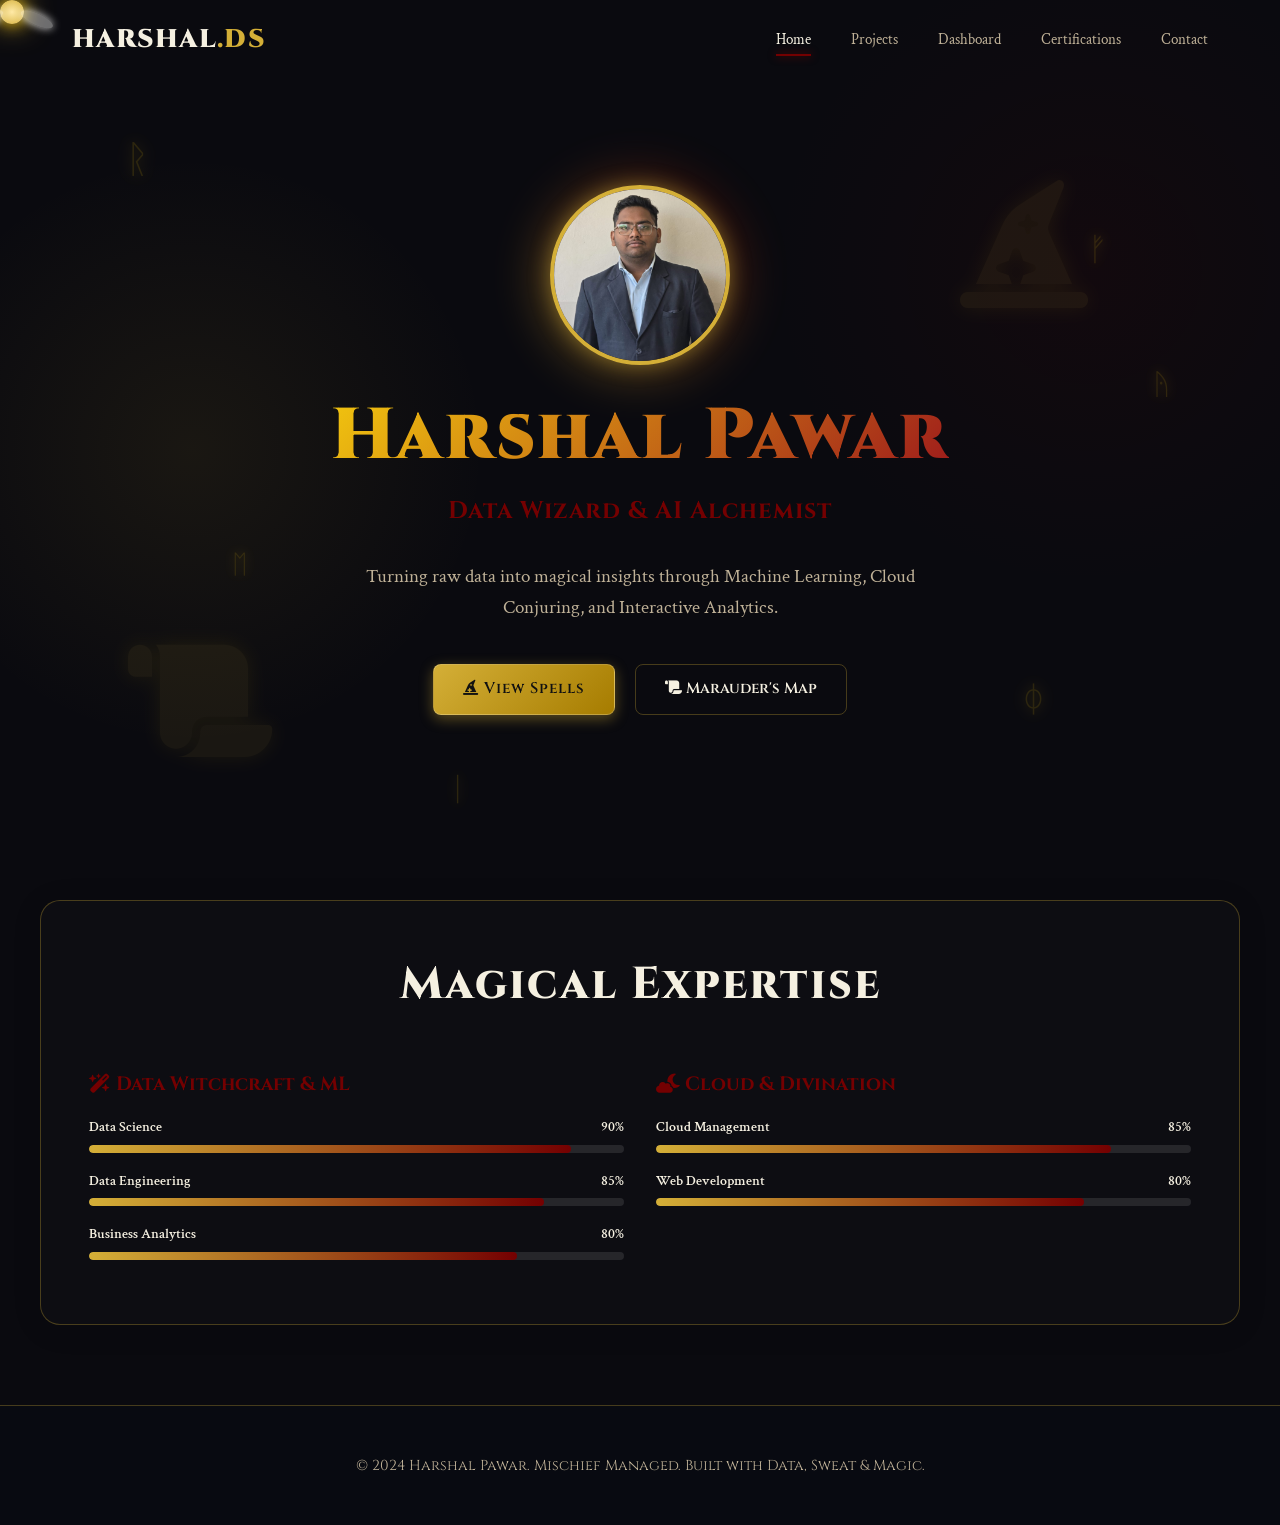
<file: index.html>
<!DOCTYPE html>
<html lang="en">

<head>
  <meta charset="UTF-8">
  <meta name="viewport" content="width=device-width, initial-scale=1.0">
  <title>Harshal Pawar | Data Scientist</title>

  <!-- CSS & Fonts -->
  <link rel="stylesheet" href="css/style.css">
  <link rel="stylesheet" href="https://cdnjs.cloudflare.com/ajax/libs/font-awesome/6.4.0/css/all.min.css">

  <style>
    /* Page Specific Styles */
    .hero {
      min-height: 100vh;
      display: flex;
      align-items: center;
      justify-content: center;
      text-align: center;
      padding-top: var(--nav-height);
    }

    .hero-content h1 {
      font-family: var(--font-heading);
      font-size: 4.5rem;
      font-weight: 900;
      line-height: 1.1;
      margin-bottom: 1rem;
      letter-spacing: 2px;
    }

    .hero-content h2 {
      font-size: 1.5rem;
      color: var(--accent);
      font-family: var(--font-mono);
      margin-bottom: 2rem;
    }

    .profile-wrapper {
      width: 180px;
      height: 180px;
      margin: 0 auto 2rem;
      position: relative;
    }

    .profile-img {
      width: 100%;
      height: 100%;
      border-radius: 50%;
      object-fit: cover;
      border: 4px solid var(--primary);
      box-shadow: 0 0 20px rgba(212, 175, 55, 0.5);
    }

    .blob {
      position: absolute;
      top: -10%;
      left: -10%;
      width: 120%;
      height: 120%;
      background: linear-gradient(45deg, var(--primary), var(--accent));
      border-radius: 50%;
      z-index: -1;
      opacity: 0.3;
      animation: glow-pulse 3s infinite ease-in-out;
      filter: blur(20px);
    }

    .skills-grid {
      display: grid;
      grid-template-columns: repeat(auto-fit, minmax(280px, 1fr));
      gap: 2rem;
      margin-top: 2rem;
    }

    .skill-group h3 {
      margin-bottom: 1rem;
      color: var(--accent);
      font-size: 1.2rem;
    }

    .skill-item {
      margin-bottom: 1rem;
    }

    .skill-info {
      display: flex;
      justify-content: space-between;
      margin-bottom: 0.4rem;
      font-size: 0.9rem;
      font-weight: 600;
    }

    .progress-bar {
      height: 8px;
      background: rgba(255, 255, 255, 0.1);
      border-radius: 4px;
      overflow: hidden;
    }

    .progress {
      height: 100%;
      background: linear-gradient(90deg, var(--primary), var(--accent));
      border-radius: 4px;
      width: 0;
      /* Animate this */
      transition: width 1.5s ease-out;
    }
  </style>
</head>

<body>

  <!-- Navigation -->
  <header>
    <div class="container">
      <a href="index.html" class="logo">Harshal<span>.DS</span></a>

      <nav class="nav-links">
        <a href="index.html" class="active">Home</a>
        <a href="project.html">Projects</a>
        <a href="dashboard.html">Dashboard</a>
        <a href="certification.html">Certifications</a>
        <a href="contact.html">Contact</a>
      </nav>

      <div class="mobile-toggle">
        <i class="fas fa-bars"></i>
      </div>
    </div>
  </header>

  <!-- Hero Section -->
  <section class="hero" style="position: relative; overflow: hidden;">

    <!-- Magical Elements Background -->
    <div class="floating-magic-elements">
      <div class="snitch"></div>

      <!-- Magical Runes -->
      <div class="rune r1">&#x16b1;</div>
      <div class="rune r2">&#x16a0;</div>
      <div class="rune r3">&#x16d6;</div>
      <div class="rune r4">&#x16f0;</div>
      <div class="rune r5">&#x16c1;</div>
      <div class="rune r6">&#x16a4;</div>

      <!-- Faded Icons -->
      <i class="fas fa-hat-wizard magical-backdrop-icon hat"></i>
      <i class="fas fa-scroll magical-backdrop-icon scroll"></i>
    </div>

    <div class="container hero-content animate-on-scroll" style="position: relative; z-index: 10;">
      <div class="profile-wrapper">
        <div class="blob" style="background: linear-gradient(45deg, var(--primary), var(--accent));"></div>
        <img src="photo.jpg" alt="Harshal Pawar" class="profile-img">
      </div>

      <h1 class="text-gradient">Harshal Pawar</h1>
      <h2 style="font-family: var(--font-heading); letter-spacing: 1px;">Data Wizard & AI Alchemist</h2>

      <p style="max-width: 600px; margin: 0 auto 2.5rem; color: var(--text-muted); font-size: 1.2rem;">
        Turning raw data into magical insights through Machine Learning, Cloud Conjuring, and Interactive Analytics.
      </p>

      <div class="cta-group">
        <a href="project.html" class="btn btn-primary"><i class="fas fa-hat-wizard"></i> View Spells</a>
        <a href="dashboard.html" class="btn btn-outline" style="margin-left: 1rem; font-family: var(--font-heading);"><i
            class="fas fa-scroll"></i>
          Marauder's Map</a>
      </div>
    </div>
  </section>

  <!-- About / Skills Section -->
  <section class="container glass" style="border-radius: 20px; padding: 3rem; margin-bottom: 4rem;">
    <h2 class="section-title">Magical Expertise</h2>

    <div class="skills-grid">
      <div class="skill-group">
        <h3 style="font-family: var(--font-heading);"><i class="fas fa-wand-magic-sparkles"></i> Data Witchcraft & ML
        </h3>

        <div class="skill-item">
          <div class="skill-info"><span>Data Science</span> <span>90%</span></div>
          <div class="progress-bar">
            <div class="progress" style="width: 90%;"></div>
          </div>
        </div>
        <div class="skill-item">
          <div class="skill-info"><span>Data Engineering</span> <span>85%</span></div>
          <div class="progress-bar">
            <div class="progress" style="width: 85%;"></div>
          </div>
        </div>
        <div class="skill-item">
          <div class="skill-info"><span>Business Analytics</span> <span>80%</span></div>
          <div class="progress-bar">
            <div class="progress" style="width: 80%;"></div>
          </div>
        </div>
      </div>

      <div class="skill-group">
        <h3 style="font-family: var(--font-heading);"><i class="fas fa-cloud-moon"></i> Cloud & Divination</h3>

        <div class="skill-item">
          <div class="skill-info"><span>Cloud Management</span> <span>85%</span></div>
          <div class="progress-bar">
            <div class="progress" style="width: 85%;"></div>
          </div>
        </div>
        <div class="skill-item">
          <div class="skill-info"><span>Web Development</span> <span>80%</span></div>
          <div class="progress-bar">
            <div class="progress" style="width: 80%;"></div>
          </div>
        </div>
      </div>
    </div>
  </section>

  <footer>
    <div class="container">
      <p style="font-family: var(--font-heading);">&copy; 2024 Harshal Pawar. Mischief Managed. Built with Data, Sweat &
        Magic.</p>
    </div>
  </footer>

  <script src="js/main.js"></script>
  <script>
    // Simple typing effect or just dynamic loading for progress bars
    document.addEventListener('DOMContentLoaded', () => {
      // Trigger progress bars
      setTimeout(() => {
        document.querySelectorAll('.progress').forEach(bar => {
          const width = bar.style.width;
          bar.style.width = '0';
          setTimeout(() => bar.style.width = width, 100);
        });
      }, 500);
    });
  </script>
</body>

</html>
</file>
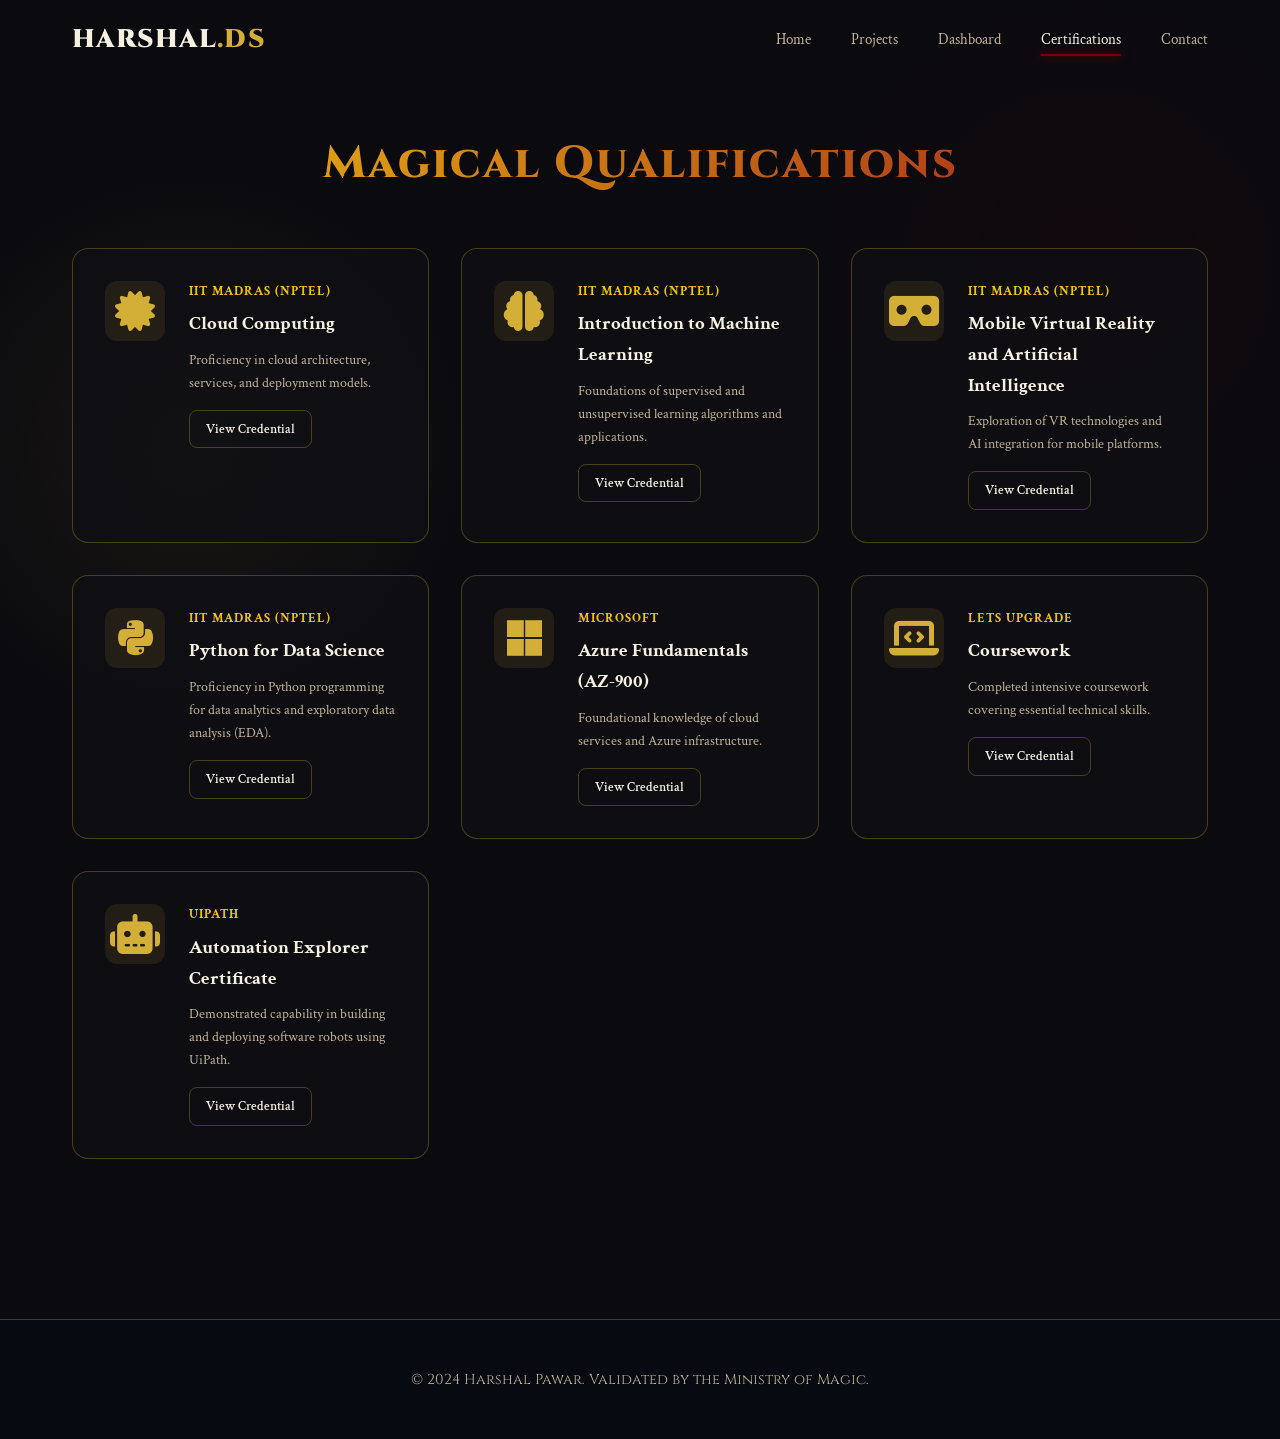
<file: certification.html>
<!DOCTYPE html>
<html lang="en">

<head>
  <meta charset="UTF-8">
  <meta name="viewport" content="width=device-width, initial-scale=1.0">
  <title>Certifications | Harshal Pawar</title>
  <link rel="stylesheet" href="css/style.css">
  <link rel="stylesheet" href="https://cdnjs.cloudflare.com/ajax/libs/font-awesome/6.4.0/css/all.min.css">
  <style>
    .cert-grid {
      display: grid;
      grid-template-columns: repeat(auto-fit, minmax(350px, 1fr));
      gap: 2rem;
      margin-top: 2rem;
    }

    .cert-card {
      background: var(--bg-card);
      border: 1px solid var(--border);
      border-radius: 16px;
      padding: 2rem;
      position: relative;
      transition: all 0.3s ease;
      display: flex;
      align-items: flex-start;
      gap: 1.5rem;
    }

    .cert-card:hover {
      transform: translateY(-5px);
      box-shadow: 0 8px 25px rgba(212, 175, 55, 0.2);
    }

    .cert-icon {
      font-size: 2.5rem;
      color: var(--primary);
      background: rgba(212, 175, 55, 0.1);
      width: 60px;
      height: 60px;
      display: flex;
      align-items: center;
      justify-content: center;
      border-radius: 12px;
      flex-shrink: 0;
    }

    .cert-content h3 {
      font-size: 1.2rem;
      margin-bottom: 0.5rem;
      color: var(--text-main);
    }

    .cert-content p {
      font-size: 0.9rem;
      color: var(--text-muted);
      margin-bottom: 1rem;
    }

    .cert-issuer {
      font-size: 0.8rem;
      text-transform: uppercase;
      letter-spacing: 1px;
      color: var(--primary-glow);
      font-weight: 700;
      margin-bottom: 0.5rem;
      display: block;
    }
  </style>
</head>

<body>

  <header>
    <div class="container">
      <a href="index.html" class="logo">Harshal<span>.DS</span></a>
      <nav class="nav-links">
        <a href="index.html">Home</a>
        <a href="project.html">Projects</a>
        <a href="dashboard.html">Dashboard</a>
        <a href="certification.html" class="active">Certifications</a>
        <a href="contact.html">Contact</a>
      </nav>
      <div class="mobile-toggle"><i class="fas fa-bars"></i></div>
    </div>
  </header>

  <div class="container" style="padding-top: 8rem; padding-bottom: 5rem;">
    <h1 class="section-title text-gradient">Magical Qualifications</h1>

    <div class="cert-grid">

      <div class="cert-card animate-on-scroll">
        <div class="cert-icon"><i class="fas fa-certificate"></i></div>
        <div class="cert-content">
          <span class="cert-issuer">IIT Madras (NPTEL)</span>
          <h3>Cloud Computing</h3>
          <p>Proficiency in cloud architecture, services, and deployment models.</p>
          <a href="#" class="btn btn-outline" style="padding: 0.5rem 1rem; font-size: 0.8rem;">View Credential</a>
        </div>
      </div>

      <div class="cert-card animate-on-scroll">
        <div class="cert-icon"><i class="fas fa-brain"></i></div>
        <div class="cert-content">
          <span class="cert-issuer">IIT Madras (NPTEL)</span>
          <h3>Introduction to Machine Learning</h3>
          <p>Foundations of supervised and unsupervised learning algorithms and applications.</p>
          <a href="#" class="btn btn-outline" style="padding: 0.5rem 1rem; font-size: 0.8rem;">View Credential</a>
        </div>
      </div>

      <div class="cert-card animate-on-scroll">
        <div class="cert-icon"><i class="fas fa-vr-cardboard"></i></div>
        <div class="cert-content">
          <span class="cert-issuer">IIT Madras (NPTEL)</span>
          <h3>Mobile Virtual Reality and Artificial Intelligence</h3>
          <p>Exploration of VR technologies and AI integration for mobile platforms.</p>
          <a href="#" class="btn btn-outline" style="padding: 0.5rem 1rem; font-size: 0.8rem;">View Credential</a>
        </div>
      </div>

      <div class="cert-card animate-on-scroll">
        <div class="cert-icon"><i class="fab fa-python"></i></div>
        <div class="cert-content">
          <span class="cert-issuer">IIT Madras (NPTEL)</span>
          <h3>Python for Data Science</h3>
          <p>Proficiency in Python programming for data analytics and exploratory data analysis (EDA).</p>
          <a href="#" class="btn btn-outline" style="padding: 0.5rem 1rem; font-size: 0.8rem;">View Credential</a>
        </div>
      </div>

      <div class="cert-card animate-on-scroll">
        <div class="cert-icon"><i class="fab fa-microsoft"></i></div>
        <div class="cert-content">
          <span class="cert-issuer">Microsoft</span>
          <h3>Azure Fundamentals (AZ-900)</h3>
          <p>Foundational knowledge of cloud services and Azure infrastructure.</p>
          <a href="#" class="btn btn-outline" style="padding: 0.5rem 1rem; font-size: 0.8rem;">View Credential</a>
        </div>
      </div>

      <div class="cert-card animate-on-scroll">
        <div class="cert-icon"><i class="fas fa-laptop-code"></i></div>
        <div class="cert-content">
          <span class="cert-issuer">Lets Upgrade</span>
          <h3>Coursework</h3>
          <p>Completed intensive coursework covering essential technical skills.</p>
          <a href="#" class="btn btn-outline" style="padding: 0.5rem 1rem; font-size: 0.8rem;">View Credential</a>
        </div>
      </div>

      <div class="cert-card animate-on-scroll">
        <div class="cert-icon"><i class="fas fa-robot"></i></div>
        <div class="cert-content">
          <span class="cert-issuer">UiPath</span>
          <h3>Automation Explorer Certificate</h3>
          <p>Demonstrated capability in building and deploying software robots using UiPath.</p>
          <a href="#" class="btn btn-outline" style="padding: 0.5rem 1rem; font-size: 0.8rem;">View Credential</a>
        </div>
      </div>

    </div>
  </div>

  <footer>
    <div class="container">
      <p style="font-family: var(--font-heading);">&copy; 2024 Harshal Pawar. Validated by the Ministry of Magic.</p>
    </div>
  </footer>

  <script src="js/main.js"></script>
</body>

</html>
</file>
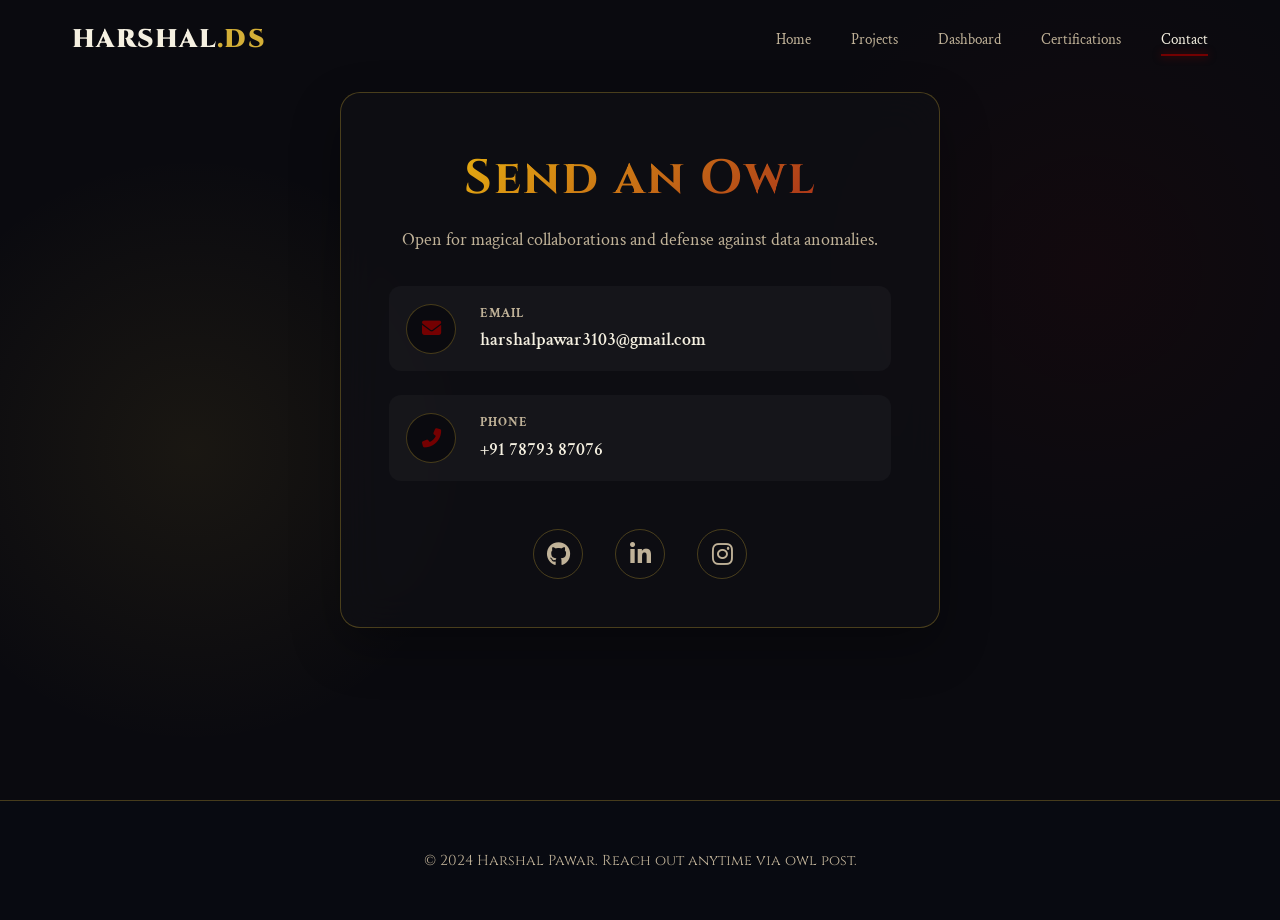
<file: contact.html>
<!DOCTYPE html>
<html lang="en">

<head>
  <meta charset="UTF-8">
  <meta name="viewport" content="width=device-width, initial-scale=1.0">
  <title>Contact | Harshal Pawar</title>
  <link rel="stylesheet" href="css/style.css">
  <link rel="stylesheet" href="https://cdnjs.cloudflare.com/ajax/libs/font-awesome/6.4.0/css/all.min.css">
  <style>
    .contact-wrapper {
      display: flex;
      justify-content: center;
      align-items: center;
      min-height: 80vh;
    }

    .contact-card {
      background: var(--bg-card);
      border: 1px solid var(--border);
      padding: 3rem;
      border-radius: 20px;
      max-width: 600px;
      width: 100%;
      text-align: center;
      box-shadow: 0 20px 50px rgba(0, 0, 0, 0.3);
      backdrop-filter: blur(20px);
    }

    .contact-list {
      display: flex;
      flex-direction: column;
      gap: 1.5rem;
      margin-top: 2rem;
      text-align: left;
    }

    .contact-item {
      display: flex;
      align-items: center;
      gap: 1.5rem;
      padding: 1rem;
      background: rgba(255, 255, 255, 0.03);
      border-radius: 12px;
      transition: all 0.3s ease;
      cursor: pointer;
      border: 1px solid transparent;
    }

    .contact-item:hover {
      background: rgba(212, 175, 55, 0.1);
      border-color: var(--primary);
      transform: translateX(10px);
    }

    .contact-icon {
      width: 50px;
      height: 50px;
      background: var(--bg-dark);
      border-radius: 50%;
      display: flex;
      align-items: center;
      justify-content: center;
      color: var(--accent);
      font-size: 1.2rem;
      flex-shrink: 0;
      border: 1px solid var(--border);
    }

    .contact-text h4 {
      color: var(--text-muted);
      font-size: 0.8rem;
      text-transform: uppercase;
      letter-spacing: 1px;
      margin-bottom: 0.2rem;
    }

    .contact-text p {
      color: var(--text-main);
      font-size: 1.1rem;
      font-weight: 600;
    }

    .social-links {
      display: flex;
      justify-content: center;
      gap: 2rem;
      margin-top: 3rem;
    }

    .social-btn {
      width: 50px;
      height: 50px;
      border-radius: 50%;
      border: 1px solid var(--border);
      display: flex;
      align-items: center;
      justify-content: center;
      color: var(--text-muted);
      font-size: 1.5rem;
      transition: all 0.3s ease;
    }

    .social-btn:hover {
      color: white;
      background: var(--primary);
      border-color: var(--primary);
      transform: scale(1.1);
      box-shadow: 0 0 15px var(--primary-glow);
    }

    #tooltip {
      position: fixed;
      bottom: 2rem;
      left: 50%;
      transform: translateX(-50%);
      background: var(--primary);
      color: white;
      padding: 0.8rem 2rem;
      border-radius: 50px;
      font-weight: 600;
      opacity: 0;
      transition: opacity 0.3s ease;
      pointer-events: none;
      box-shadow: 0 10px 20px rgba(0, 0, 0, 0.3);
    }

    #tooltip.show {
      opacity: 1;
    }
  </style>
</head>

<body>

  <header>
    <div class="container">
      <a href="index.html" class="logo">Harshal<span>.DS</span></a>
      <nav class="nav-links">
        <a href="index.html">Home</a>
        <a href="project.html">Projects</a>
        <a href="dashboard.html">Dashboard</a>
        <a href="certification.html">Certifications</a>
        <a href="contact.html" class="active">Contact</a>
      </nav>
      <div class="mobile-toggle"><i class="fas fa-bars"></i></div>
    </div>
  </header>

  <div class="container contact-wrapper">
    <div class="contact-card animate-on-scroll">
      <h1 class="text-gradient"
        style="font-family: var(--font-heading); font-size: 3rem; margin-bottom: 0.5rem; letter-spacing: 2px;">Send an
        Owl</h1>
      <p style="color: var(--text-muted); font-size: 1.1rem;">Open for magical collaborations and defense against data
        anomalies.</p>

      <div class="contact-list">
        <div class="contact-item" onclick="copyToClipboard('harshalpawar3103@gmail.com')">
          <div class="contact-icon"><i class="fas fa-envelope"></i></div>
          <div class="contact-text">
            <h4>Email</h4>
            <p>harshalpawar3103@gmail.com</p>
          </div>
        </div>

        <div class="contact-item" onclick="copyToClipboard('+917879387076')">
          <div class="contact-icon"><i class="fas fa-phone-alt"></i></div>
          <div class="contact-text">
            <h4>Phone</h4>
            <p>+91 78793 87076</p>
          </div>
        </div>
      </div>

      <div class="social-links">
        <a href="https://github.com/Harshalacro" target="_blank" class="social-btn"><i class="fab fa-github"></i></a>
        <a href="https://linkedin.com/in/harshal-pawar-331518246" target="_blank" class="social-btn"><i
            class="fab fa-linkedin-in"></i></a>
        <a href="https://instagram.com" target="_blank" class="social-btn"><i class="fab fa-instagram"></i></a>
      </div>
    </div>
  </div>

  <div id="tooltip">Copied to clipboard!</div>

  <footer>
    <div class="container">
      <p style="font-family: var(--font-heading);">&copy; 2024 Harshal Pawar. Reach out anytime via owl post.</p>
    </div>
  </footer>

  <script src="js/main.js"></script>
  <script>
    function copyToClipboard(text) {
      navigator.clipboard.writeText(text).then(() => {
        showTooltip();
      });
    }

    function showTooltip() {
      const tooltip = document.getElementById('tooltip');
      tooltip.classList.add('show');
      setTimeout(() => {
        tooltip.classList.remove('show');
      }, 2000);
    }
  </script>
</body>

</html>
</file>
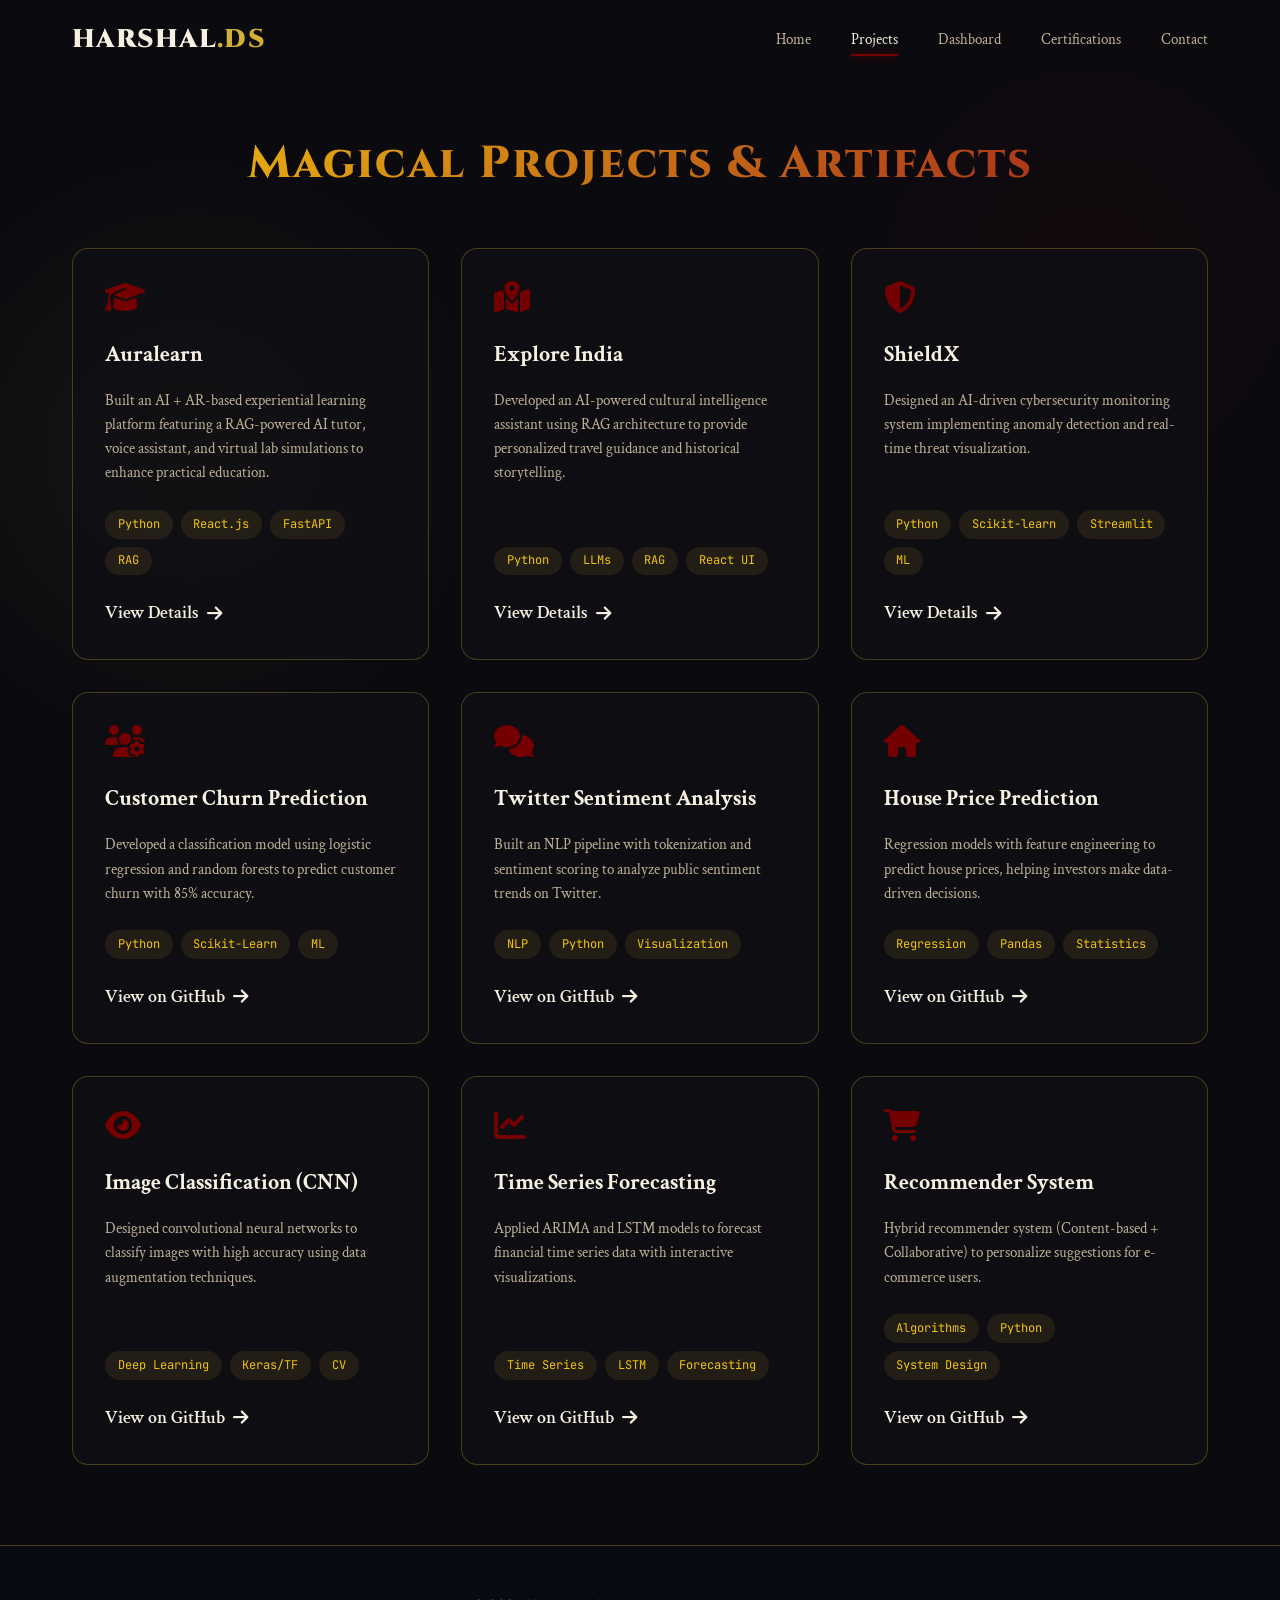
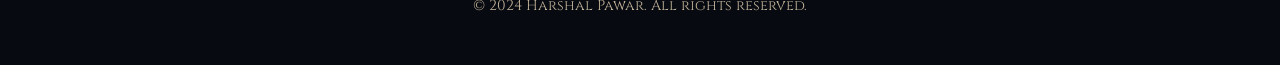
<file: project.html>
<!DOCTYPE html>
<html lang="en">

<head>
  <meta charset="UTF-8">
  <meta name="viewport" content="width=device-width, initial-scale=1.0">
  <title>Projects | Harshal Pawar</title>
  <link rel="stylesheet" href="css/style.css">
  <link rel="stylesheet" href="https://cdnjs.cloudflare.com/ajax/libs/font-awesome/6.4.0/css/all.min.css">
  <style>
    .projects-grid {
      display: grid;
      grid-template-columns: repeat(auto-fill, minmax(320px, 1fr));
      gap: 2rem;
      margin-top: 2rem;
    }

    .project-card {
      background: var(--bg-card);
      border: 1px solid var(--border);
      border-radius: 16px;
      padding: 2rem;
      transition: all 0.3s ease;
      position: relative;
      overflow: hidden;
      display: flex;
      flex-direction: column;
    }

    .project-card:hover {
      transform: translateY(-8px);
      border-color: var(--primary);
      box-shadow: 0 10px 30px rgba(0, 0, 0, 0.3);
    }

    .project-card::before {
      content: '';
      position: absolute;
      top: 0;
      left: 0;
      width: 100%;
      height: 4px;
      background: linear-gradient(90deg, var(--primary), var(--accent));
      opacity: 0;
      transition: opacity 0.3s;
    }

    .project-card:hover::before {
      opacity: 1;
    }

    .project-icon {
      font-size: 2rem;
      color: var(--accent);
      margin-bottom: 1.5rem;
    }

    .project-title {
      font-size: 1.4rem;
      font-weight: 700;
      margin-bottom: 1rem;
      color: var(--text-main);
    }

    .project-desc {
      color: var(--text-muted);
      font-size: 0.95rem;
      margin-bottom: 1.5rem;
      flex-grow: 1;
    }

    .tags {
      display: flex;
      flex-wrap: wrap;
      gap: 0.5rem;
      margin-bottom: 1.5rem;
    }

    .tag {
      font-size: 0.75rem;
      padding: 0.3rem 0.8rem;
      background: rgba(212, 175, 55, 0.1);
      color: var(--primary-glow);
      border-radius: 20px;
      font-family: var(--font-mono);
    }

    .project-link {
      display: inline-flex;
      align-items: center;
      gap: 0.5rem;
      font-weight: 600;
      color: var(--text-main);
      margin-top: auto;
    }

    .project-link:hover {
      color: var(--accent);
    }
  </style>
</head>

<body>

  <header>
    <div class="container">
      <a href="index.html" class="logo">Harshal<span>.DS</span></a>
      <nav class="nav-links">
        <a href="index.html">Home</a>
        <a href="project.html" class="active">Projects</a>
        <a href="dashboard.html">Dashboard</a>
        <a href="certification.html">Certifications</a>
        <a href="contact.html">Contact</a>
      </nav>
      <div class="mobile-toggle"><i class="fas fa-bars"></i></div>
    </div>
  </header>

  <section class="container" style="padding-top: 8rem;">
    <h1 class="section-title text-gradient">Magical Projects & Artifacts</h1>

    <div class="projects-grid">

      <!-- Project: Auralearn -->
      <article class="project-card animate-on-scroll">
        <i class="fas fa-graduation-cap project-icon"></i>
        <h3 class="project-title">Auralearn</h3>
        <p class="project-desc">Built an AI + AR-based experiential learning platform featuring a RAG-powered AI tutor,
          voice assistant, and virtual lab simulations to enhance practical education.</p>
        <div class="tags">
          <span class="tag">Python</span>
          <span class="tag">React.js</span>
          <span class="tag">FastAPI</span>
          <span class="tag">RAG</span>
        </div>
        <a href="#" class="project-link">View Details <i class="fas fa-arrow-right"></i></a>
      </article>

      <!-- Project: Explore India -->
      <article class="project-card animate-on-scroll">
        <i class="fas fa-map-marked-alt project-icon"></i>
        <h3 class="project-title">Explore India</h3>
        <p class="project-desc">Developed an AI-powered cultural intelligence assistant using RAG architecture to
          provide personalized travel guidance and historical storytelling.</p>
        <div class="tags">
          <span class="tag">Python</span>
          <span class="tag">LLMs</span>
          <span class="tag">RAG</span>
          <span class="tag">React UI</span>
        </div>
        <a href="#" class="project-link">View Details <i class="fas fa-arrow-right"></i></a>
      </article>

      <!-- Project: ShieldX -->
      <article class="project-card animate-on-scroll">
        <i class="fas fa-shield-alt project-icon"></i>
        <h3 class="project-title">ShieldX</h3>
        <p class="project-desc">Designed an AI-driven cybersecurity monitoring system implementing anomaly detection and
          real-time threat visualization.</p>
        <div class="tags">
          <span class="tag">Python</span>
          <span class="tag">Scikit-learn</span>
          <span class="tag">Streamlit</span>
          <span class="tag">ML</span>
        </div>
        <a href="#" class="project-link">View Details <i class="fas fa-arrow-right"></i></a>
      </article>

      <!-- Project 1 -->
      <article class="project-card animate-on-scroll">
        <i class="fas fa-users-cog project-icon"></i>
        <h3 class="project-title">Customer Churn Prediction</h3>
        <p class="project-desc">Developed a classification model using logistic regression and random forests to predict
          customer churn with 85% accuracy.</p>
        <div class="tags">
          <span class="tag">Python</span>
          <span class="tag">Scikit-Learn</span>
          <span class="tag">ML</span>
        </div>
        <a href="#" class="project-link">View on GitHub <i class="fas fa-arrow-right"></i></a>
      </article>

      <!-- Project 2 -->
      <article class="project-card animate-on-scroll">
        <i class="fas fa-comments project-icon"></i>
        <h3 class="project-title">Twitter Sentiment Analysis</h3>
        <p class="project-desc">Built an NLP pipeline with tokenization and sentiment scoring to analyze public
          sentiment trends on Twitter.</p>
        <div class="tags">
          <span class="tag">NLP</span>
          <span class="tag">Python</span>
          <span class="tag">Visualization</span>
        </div>
        <a href="#" class="project-link">View on GitHub <i class="fas fa-arrow-right"></i></a>
      </article>

      <!-- Project 3 -->
      <article class="project-card animate-on-scroll">
        <i class="fas fa-home project-icon"></i>
        <h3 class="project-title">House Price Prediction</h3>
        <p class="project-desc">Regression models with feature engineering to predict house prices, helping investors
          make data-driven decisions.</p>
        <div class="tags">
          <span class="tag">Regression</span>
          <span class="tag">Pandas</span>
          <span class="tag">Statistics</span>
        </div>
        <a href="#" class="project-link">View on GitHub <i class="fas fa-arrow-right"></i></a>
      </article>

      <!-- Project 4 -->
      <article class="project-card animate-on-scroll">
        <i class="fas fa-eye project-icon"></i>
        <h3 class="project-title">Image Classification (CNN)</h3>
        <p class="project-desc">Designed convolutional neural networks to classify images with high accuracy using data
          augmentation techniques.</p>
        <div class="tags">
          <span class="tag">Deep Learning</span>
          <span class="tag">Keras/TF</span>
          <span class="tag">CV</span>
        </div>
        <a href="#" class="project-link">View on GitHub <i class="fas fa-arrow-right"></i></a>
      </article>

      <!-- Project 5 -->
      <article class="project-card animate-on-scroll">
        <i class="fas fa-chart-line project-icon"></i>
        <h3 class="project-title">Time Series Forecasting</h3>
        <p class="project-desc">Applied ARIMA and LSTM models to forecast financial time series data with interactive
          visualizations.</p>
        <div class="tags">
          <span class="tag">Time Series</span>
          <span class="tag">LSTM</span>
          <span class="tag">Forecasting</span>
        </div>
        <a href="#" class="project-link">View on GitHub <i class="fas fa-arrow-right"></i></a>
      </article>

      <!-- Project 6 -->
      <article class="project-card animate-on-scroll">
        <i class="fas fa-shopping-cart project-icon"></i>
        <h3 class="project-title">Recommender System</h3>
        <p class="project-desc">Hybrid recommender system (Content-based + Collaborative) to personalize suggestions for
          e-commerce users.</p>
        <div class="tags">
          <span class="tag">Algorithms</span>
          <span class="tag">Python</span>
          <span class="tag">System Design</span>
        </div>
        <a href="#" class="project-link">View on GitHub <i class="fas fa-arrow-right"></i></a>
      </article>

    </div>
  </section>

  <footer>
    <p style="font-family: var(--font-heading);">&copy; 2024 Harshal Pawar. All rights reserved.</p>
  </footer>

  <script src="js/main.js"></script>
</body>

</html>
</file>
<file: css/style.css>
/* 
 * Auralearn / Harshal Portfolio - Global Styles 
 * Theme: Black & Blue (Pro Data Science)
 */

@import url('https://fonts.googleapis.com/css2?family=Cinzel:wght@400;600;700;800;900&family=Crimson+Text:ital,wght@0,400;0,600;0,700;1,400&family=JetBrains+Mono:wght@400;700&display=swap');

:root {
    /* Core Palette: Dark Magic Theme */
    --bg-dark: #0a0a0f;
    --bg-card: rgba(15, 15, 20, 0.75);
    --bg-card-hover: rgba(30, 25, 30, 0.85);

    --primary: #d4af37;
    /* Metallic Gold */
    --primary-glow: #f1c40f;
    --accent: #740001;
    /* Gryffindor Crimson */
    --accent-glow: #9e1b1b;

    --text-main: #f5f0e1;
    /* Parchment white */
    --text-muted: #c0b298;
    /* Antique grey */

    --border: rgba(212, 175, 55, 0.3);
    /* Gold border */
    --glass: rgba(10, 10, 15, 0.6);
    --nav-height: 80px;

    /* Font Categories */
    --font-heading: 'Cinzel', serif;
    --font-sans: 'Crimson Text', serif;
    --font-mono: 'JetBrains Mono', monospace;
}

/* Base Reset & Typography */
* {
    margin: 0;
    padding: 0;
    box-sizing: border-box;
}

html {
    scroll-behavior: smooth;
    font-size: 16px;
}

body {
    background-color: var(--bg-dark);
    color: var(--text-main);
    font-family: var(--font-sans);
    line-height: 1.6;
    overflow-x: hidden;
    min-height: 100vh;
    background-image:
        radial-gradient(circle at 15% 50%, rgba(212, 175, 55, 0.08), transparent 25%),
        radial-gradient(circle at 85% 30%, rgba(116, 0, 1, 0.08), transparent 25%);
    background-attachment: fixed;
    font-size: 1.1rem;
    /* Slightly larger text for Crimson Text */
    cursor: url('data:image/svg+xml;utf8,<svg xmlns="http://www.w3.org/2000/svg" width="32" height="32" viewBox="0 0 24 24"><text x="0" y="20" font-size="20">🪄</text></svg>') 0 20, auto;
}

a {
    text-decoration: none;
    color: inherit;
    transition: all 0.3s ease;
}

ul {
    list-style: none;
}

img {
    max-width: 100%;
    display: block;
}

/* Utils: Glassmorphism */
.glass {
    background: var(--bg-card);
    backdrop-filter: blur(12px);
    -webkit-backdrop-filter: blur(12px);
    border: 1px solid var(--border);
    box-shadow: 0 4px 30px rgba(0, 0, 0, 0.1);
}

.glass-panel {
    background: rgba(255, 255, 255, 0.03);
    border: 1px solid rgba(255, 255, 255, 0.05);
    backdrop-filter: blur(5px);
}

/* Utils: Typography */
.text-gradient {
    background: linear-gradient(135deg, var(--primary-glow) 0%, var(--accent-glow) 100%);
    -webkit-background-clip: text;
    -webkit-text-fill-color: transparent;
    background-clip: text;
    text-fill-color: transparent;
}

.font-mono {
    font-family: var(--font-mono);
}

.container {
    max-width: 1200px;
    margin: 0 auto;
    padding: 0 2rem;
}

/* Animations */
@keyframes float {
    0% {
        transform: translateY(0px);
    }

    50% {
        transform: translateY(-10px);
    }

    100% {
        transform: translateY(0px);
    }
}

@keyframes glow-pulse {
    0% {
        box-shadow: 0 0 5px var(--primary-glow);
    }

    50% {
        box-shadow: 0 0 20px var(--primary-glow);
    }

    100% {
        box-shadow: 0 0 5px var(--primary-glow);
    }
}

@keyframes fadeIn {
    from {
        opacity: 0;
        transform: translateY(20px);
    }

    to {
        opacity: 1;
        transform: translateY(0);
    }
}

/* Magic Sparkle Effect */
.sparkle {
    position: absolute;
    width: 6px;
    height: 6px;
    background: var(--primary-glow);
    border-radius: 50%;
    pointer-events: none;
    box-shadow: 0 0 10px var(--primary-glow), 0 0 20px var(--primary);
    animation: magic-fade 0.8s ease-out forwards;
    z-index: 9999;
}

@keyframes magic-fade {
    0% {
        transform: scale(1) translate(0, 0);
        opacity: 1;
    }

    100% {
        transform: scale(0) translate(0, -20px);
        opacity: 0;
    }
}

/* Hero Section Magic Elements */
.floating-magic-elements {
    position: absolute;
    top: 0;
    left: 0;
    width: 100%;
    height: 100%;
    pointer-events: none;
    overflow: hidden;
    z-index: 0;
}

/* Golden Snitch */
.snitch {
    position: absolute;
    width: 24px;
    height: 24px;
    background: radial-gradient(circle, #ffeaa7, #d4af37);
    border-radius: 50%;
    box-shadow: 0 0 15px #f1c40f, 0 0 30px #d4af37;
    animation: fly-snitch 12s infinite cubic-bezier(0.42, 0, 0.58, 1);
    z-index: 5;
}

.snitch::before,
.snitch::after {
    content: '';
    position: absolute;
    top: 6px;
    width: 35px;
    height: 12px;
    background: rgba(255, 255, 255, 0.4);
    border-radius: 50%;
    box-shadow: 0 0 8px rgba(255, 255, 255, 0.8);
    animation: flutter 0.05s infinite alternate;
}

.snitch::before {
    left: -32px;
    transform-origin: right center;
    transform: rotate(-25deg);
}

.snitch::after {
    right: -32px;
    transform-origin: left center;
    transform: rotate(25deg);
}

@keyframes flutter {
    0% {
        transform: rotate(-35deg);
    }

    100% {
        transform: rotate(35deg);
    }
}

@keyframes fly-snitch {
    0% {
        top: 20%;
        left: -10%;
        transform: scale(1) rotate(0deg);
    }

    20% {
        top: 70%;
        left: 20%;
        transform: scale(1.5) rotate(45deg);
    }

    40% {
        top: 15%;
        left: 60%;
        transform: scale(0.8) rotate(-20deg);
    }

    60% {
        top: 80%;
        left: 85%;
        transform: scale(1.2) rotate(15deg);
    }

    80% {
        top: 30%;
        left: 95%;
        transform: scale(1) rotate(-10deg);
    }

    100% {
        top: 50%;
        left: 110%;
        transform: scale(1) rotate(0deg);
    }
}

/* Glowing Runes */
.rune {
    position: absolute;
    font-family: var(--font-heading);
    color: var(--primary-glow);
    font-size: 2rem;
    opacity: 0.15;
    text-shadow: 0 0 10px var(--primary-glow), 0 0 20px var(--primary);
    animation: float-rune 8s infinite ease-in-out alternate;
    z-index: 1;
}

.rune.r1 {
    top: 15%;
    left: 10%;
    animation-duration: 9s;
    transform: scale(1.2);
}

.rune.r2 {
    top: 25%;
    left: 85%;
    animation-duration: 7s;
    animation-delay: 2s;
}

.rune.r3 {
    top: 60%;
    left: 18%;
    animation-duration: 10s;
    animation-delay: 1s;
    transform: scale(0.8);
}

.rune.r4 {
    top: 75%;
    left: 80%;
    animation-duration: 8.5s;
    animation-delay: 3s;
    transform: scale(1.1);
}

.rune.r5 {
    top: 85%;
    left: 35%;
    animation-duration: 6s;
    animation-delay: 2.5s;
}

.rune.r6 {
    top: 40%;
    left: 90%;
    animation-duration: 8s;
    animation-delay: 1.2s;
    transform: scale(0.9);
}

@keyframes float-rune {
    0% {
        transform: translateY(0) rotate(-10deg);
        opacity: 0.1;
    }

    50% {
        opacity: 0.3;
        text-shadow: 0 0 15px var(--primary-glow), 0 0 30px var(--primary);
    }

    100% {
        transform: translateY(-40px) rotate(10deg);
        opacity: 0.1;
    }
}

/* Floating Elements (e.g. Sorting Hat) */
.magical-backdrop-icon {
    position: absolute;
    font-size: 8rem;
    color: var(--primary);
    opacity: 0.08;
    z-index: 0;
    filter: drop-shadow(0 0 10px var(--primary-glow));
    animation: float-slow 8s infinite ease-in-out;
}

.magical-backdrop-icon.hat {
    top: 20%;
    right: 15%;
}

.magical-backdrop-icon.scroll {
    bottom: 15%;
    left: 10%;
}

@keyframes float-slow {
    0% {
        transform: translateY(0) rotate(-5deg);
    }

    50% {
        transform: translateY(-30px) rotate(5deg);
    }

    100% {
        transform: translateY(0) rotate(-5deg);
    }
}

/* Layout: Header */
header {
    height: var(--nav-height);
    position: fixed;
    top: 0;
    width: 100%;
    z-index: 1000;
    transition: all 0.3s ease;
}

header.scrolled {
    background: rgba(5, 10, 20, 0.85);
    backdrop-filter: blur(16px);
    border-bottom: 1px solid var(--border);
}

header .container {
    height: 100%;
    display: flex;
    justify-content: space-between;
    align-items: center;
}

.logo {
    font-family: var(--font-heading);
    font-weight: 900;
    font-size: 1.6rem;
    letter-spacing: 0.05em;
    color: var(--text-main);
    position: relative;
    text-transform: uppercase;
}

.logo span {
    color: var(--primary);
}

.nav-links {
    display: flex;
    gap: 2.5rem;
}

.nav-links a {
    font-size: 0.95rem;
    font-weight: 500;
    color: var(--text-muted);
    position: relative;
}

.nav-links a:hover,
.nav-links a.active {
    color: var(--text-main);
}

.nav-links a::after {
    content: '';
    position: absolute;
    width: 0;
    height: 2px;
    bottom: -4px;
    left: 0;
    background: var(--accent);
    transition: width 0.3s ease;
    box-shadow: 0 0 8px var(--accent);
}

.nav-links a:hover::after,
.nav-links a.active::after {
    width: 100%;
}

/* Layout: Footer */
footer {
    padding: 3rem 0;
    margin-top: 5rem;
    border-top: 1px solid var(--border);
    background: rgba(5, 10, 20, 0.4);
    text-align: center;
}

footer p {
    color: var(--text-muted);
    font-size: 0.9rem;
}

/* Mobile Nav Toggle */
.mobile-toggle {
    display: none;
    font-size: 1.5rem;
    cursor: pointer;
    color: var(--text-main);
}

@media (max-width: 768px) {
    .nav-links {
        position: fixed;
        top: var(--nav-height);
        right: -100%;
        height: calc(100vh - var(--nav-height));
        width: 70%;
        background: var(--bg-dark);
        flex-direction: column;
        padding: 2rem;
        gap: 2rem;
        border-left: 1px solid var(--border);
        transition: right 0.4s cubic-bezier(0.4, 0, 0.2, 1);
    }

    .nav-links.active {
        right: 0;
    }

    .mobile-toggle {
        display: block;
    }
}

/* Component: Buttons */
.btn {
    display: inline-block;
    padding: 0.8rem 1.8rem;
    border-radius: 8px;
    font-weight: 600;
    font-size: 0.95rem;
    transition: all 0.3s ease;
    cursor: url('data:image/svg+xml;utf8,<svg xmlns="http://www.w3.org/2000/svg" width="32" height="32" viewBox="0 0 24 24"><text x="0" y="20" font-size="20">✨</text></svg>') 0 20, pointer;
}

.btn-primary {
    background: linear-gradient(135deg, var(--primary) 0%, #a67c00 100%);
    color: #111;
    box-shadow: 0 4px 14px rgba(212, 175, 55, 0.4);
    border: 1px solid rgba(255, 255, 255, 0.2);
    font-family: var(--font-heading);
    letter-spacing: 1px;
}

.btn-primary:hover {
    transform: translateY(-2px);
    box-shadow: 0 6px 20px rgba(212, 175, 55, 0.6);
}

.btn-outline {
    background: transparent;
    border: 1px solid var(--border);
    color: var(--text-main);
}

.btn-outline:hover {
    border-color: var(--accent);
    color: var(--accent);
    background: rgba(14, 165, 233, 0.05);
}

/* Common Section Styles */
section {
    padding: 5rem 0;
    position: relative;
}

.section-title {
    font-family: var(--font-heading);
    font-size: 2.8rem;
    font-weight: 800;
    margin-bottom: 3rem;
    text-align: center;
    letter-spacing: 2px;
}
</file>
